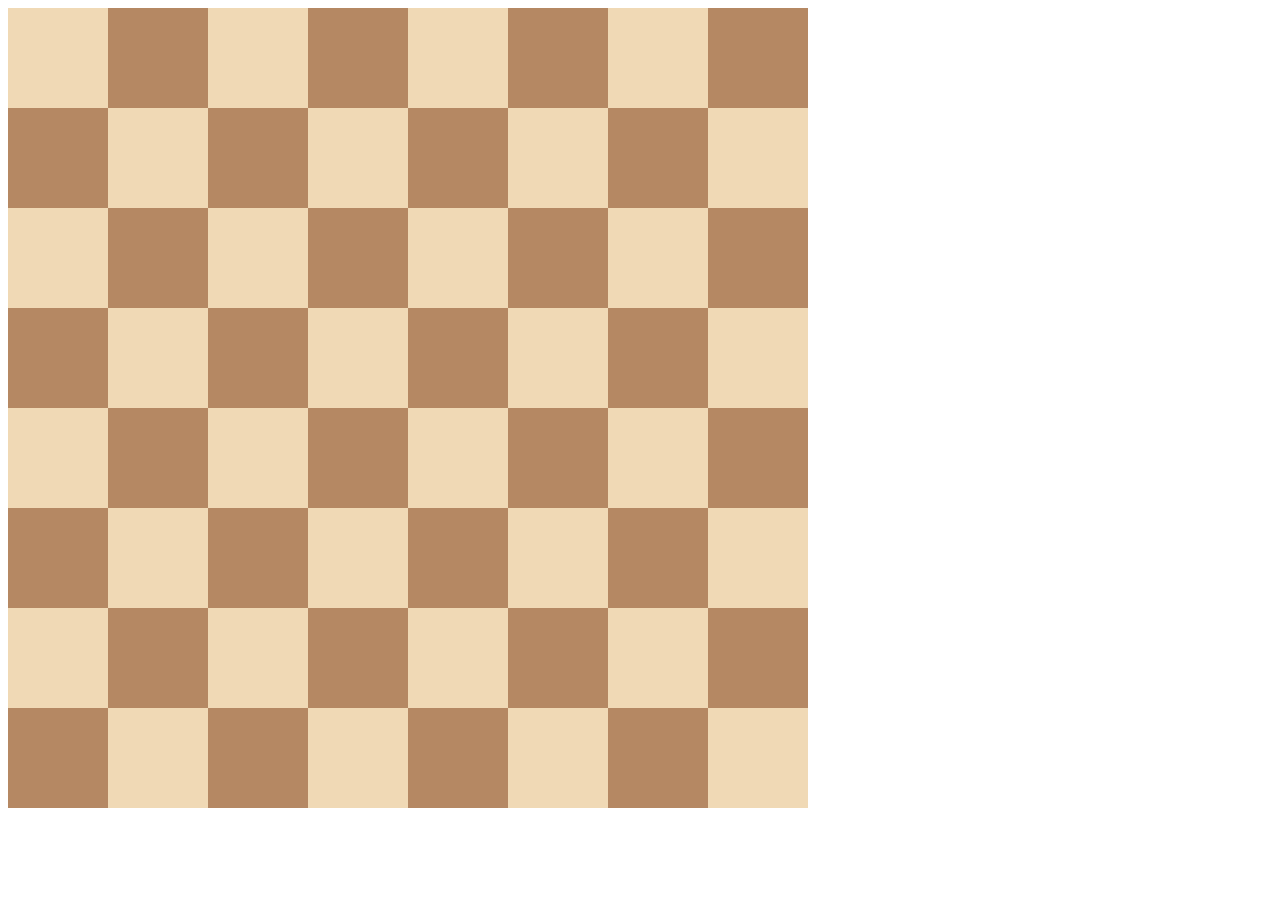
<file: 10.0 Display Grid/index.html>
<!DOCTYPE html>
<html>

<head>
  <title>Chessboard</title>
  <style>
    .white {
      background-color: #f0d9b5;
    }

    .black {
      background-color: #b58863;
    }

    .container div {
      width: 100px;
      height: 100px;
    }
    .container {
      width: 800px;
      display: grid;
      grid-template-columns: 1fr 1fr 1fr 1fr 1fr 1fr 1fr 1fr;
      grid-template-rows:  1fr 1fr 1fr 1fr 1fr 1fr 1fr 1fr;
    }
  </style>
</head>

<body>
  <div class="container">
    <div class="white"></div>
    <div class="black"></div>
    <div class="white"></div>
    <div class="black"></div>
    <div class="white"></div>
    <div class="black"></div>
    <div class="white"></div>
    <div class="black"></div>
    <div class="black"></div>
    <div class="white"></div>
    <div class="black"></div>
    <div class="white"></div>
    <div class="black"></div>
    <div class="white"></div>
    <div class="black"></div>
    <div class="white"></div>
    <div class="white"></div>
    <div class="black"></div>
    <div class="white"></div>
    <div class="black"></div>
    <div class="white"></div>
    <div class="black"></div>
    <div class="white"></div>
    <div class="black"></div>
    <div class="black"></div>
    <div class="white"></div>
    <div class="black"></div>
    <div class="white"></div>
    <div class="black"></div>
    <div class="white"></div>
    <div class="black"></div>
    <div class="white"></div>
    <div class="white"></div>
    <div class="black"></div>
    <div class="white"></div>
    <div class="black"></div>
    <div class="white"></div>
    <div class="black"></div>
    <div class="white"></div>
    <div class="black"></div>
    <div class="black"></div>
    <div class="white"></div>
    <div class="black"></div>
    <div class="white"></div>
    <div class="black"></div>
    <div class="white"></div>
    <div class="black"></div>
    <div class="white"></div>
    <div class="white"></div>
    <div class="black"></div>
    <div class="white"></div>
    <div class="black"></div>
    <div class="white"></div>
    <div class="black"></div>
    <div class="white"></div>
    <div class="black"></div>
    <div class="black"></div>
    <div class="white"></div>
    <div class="black"></div>
    <div class="white"></div>
    <div class="black"></div>
    <div class="white"></div>
    <div class="black"></div>
    <div class="white"></div>
  </div>
</body>

</html>
</file>
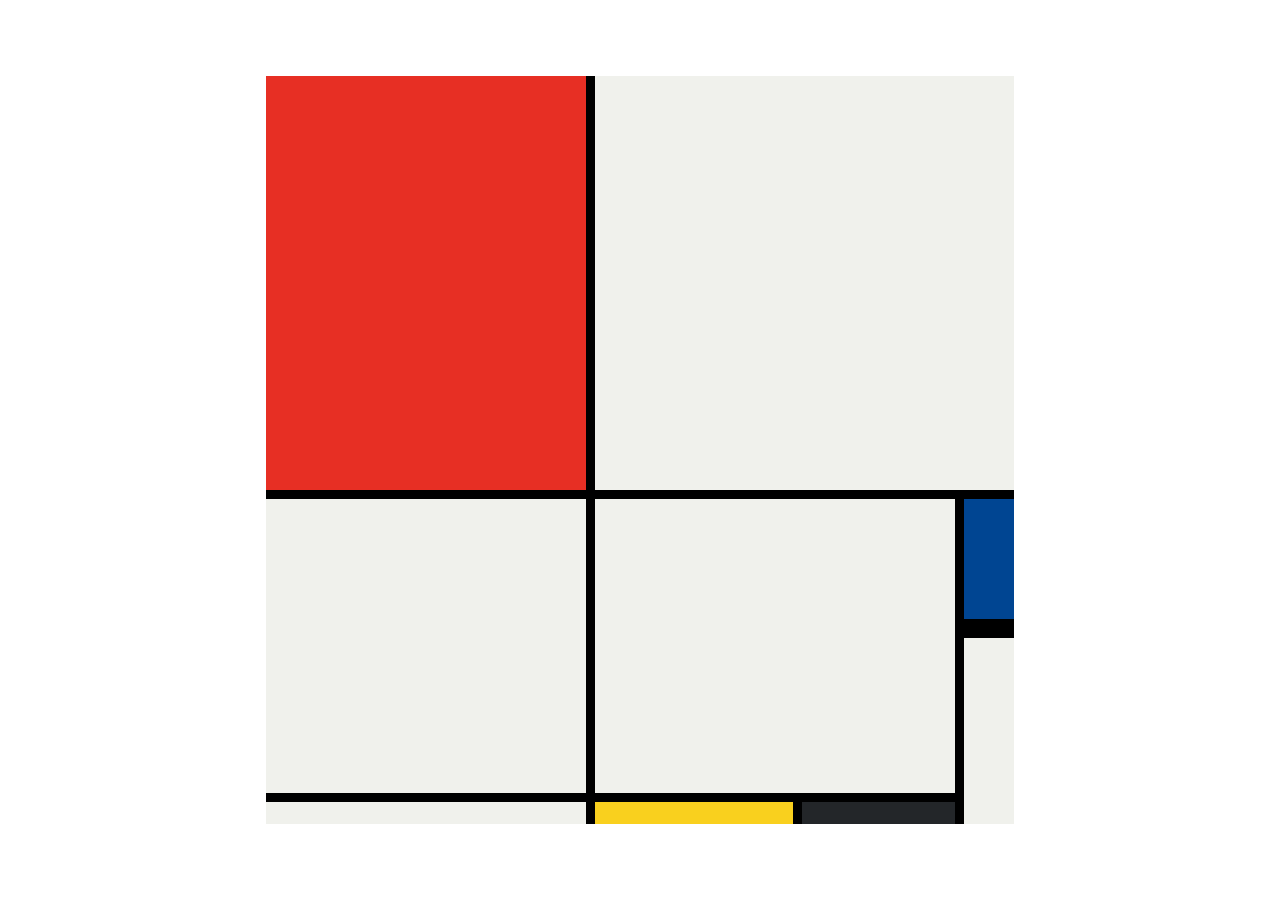
<file: 10.3 Mondrian Project/index.html>
<!DOCTYPE html>
<html lang="en">

<head>
  <meta charset="UTF-8">
  <meta name="viewport" content="width=device-width, initial-scale=1.0">
  <title>Mondrian Project</title>
  <style>
   
    body {
      display: flex;
      justify-content: center;
      align-items: center;
      height: 100vh;
      margin: 0;
      padding: 0;
    }
    
    .container {
      height: 748px;
      width: 748px;
      display: grid;
      background-color: #000;
      grid-template-columns: 320px 198px 153px 50px;
      grid-template-rows: 414px 130px 155px 22px;
      gap: 9px;
      
    }

    .item {
      background-color: #F0F1EC;
    }

    .red {
      background-color: #E72F24;
    }

    .white1 {
      grid-column: span 3;
    }

    .white2 {
      grid-row: span 2;
    }

    .white3 {
      grid-area: 2 / 2 / 4 /4
    }

    .blue {
      background-color: #004592;
      border-bottom: 10px solid #000;
    }

    .white4 {
      grid-row: span 2;
    }

    .yellow {
      background-color: #F9D01E;
    }

    .black {
      background-color: #232629;
    }

  </style>
</head>

<body>
  <div class="container">
    <div class="item red"></div>
    <div class="item white1"></div>
    <div class="item white2"></div>
    <div class="item white3"></div>

    <div class="item blue"></div>
    <div class="item white4"></div>

    <div class="item"></div>
    <div class="item yellow"></div>
    <div class="item black"></div>
  </div>
</body>

</html>
</file>
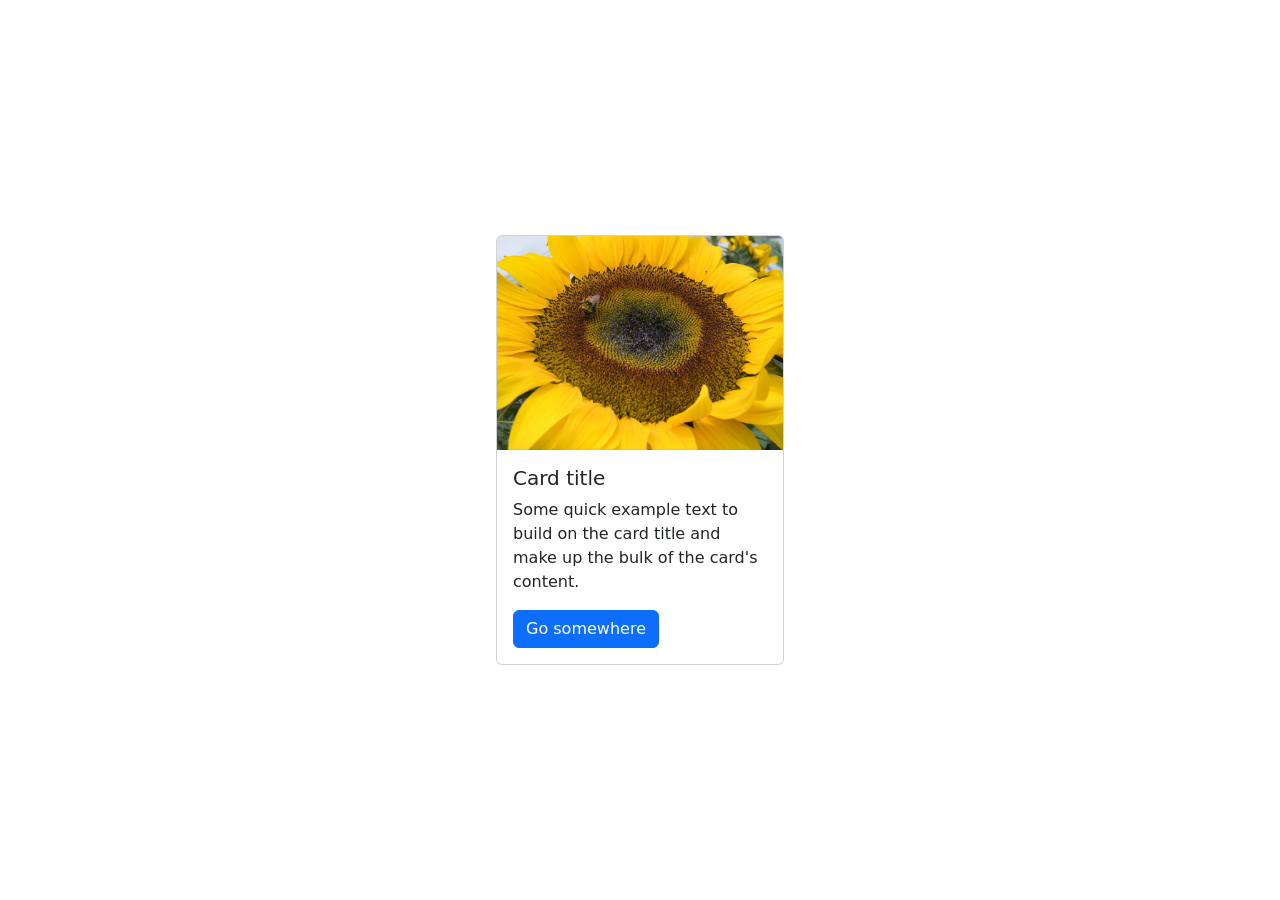
<file: 11.0 Bootstrap Intro/index.html>
<!doctype html>
<html lang="en">

<head>
  <meta charset="utf-8">
  <meta name="viewport" content="width=device-width, initial-scale=1">
  <title>Bootstrap</title>
  <link href="https://cdn.jsdelivr.net/npm/bootstrap@5.3.3/dist/css/bootstrap.min.css" rel="stylesheet" integrity="sha384-QWTKZyjpPEjISv5WaRU9OFeRpok6YctnYmDr5pNlyT2bRjXh0JMhjY6hW+ALEwIH" crossorigin="anonymous">
  <style>
    /* TODO 4: Use flexbox to center the card in the vertical and horizontal center. */
    .flex-container {
      display: flex;
      justify-content: center;
      align-items: center;
      height: 100vh;
    }
  </style>
</head>

<body>
  <div class="flex-container">
    <div class="card" style="width: 18rem;">
      <img src="flower.jpg" class="card-img-top" alt="flower">
      <div class="card-body">
        <h5 class="card-title">Card title</h5>
        <p class="card-text">Some quick example text to build on the card title and make up the bulk of the card's content.</p>
        <a href="#" class="btn btn-primary">Go somewhere</a>
      </div>
    </div>
    <!-- TODO 3: Change the image src to display the flower.jpg image. -->
    
  </div>
</body>

</html>
</file>
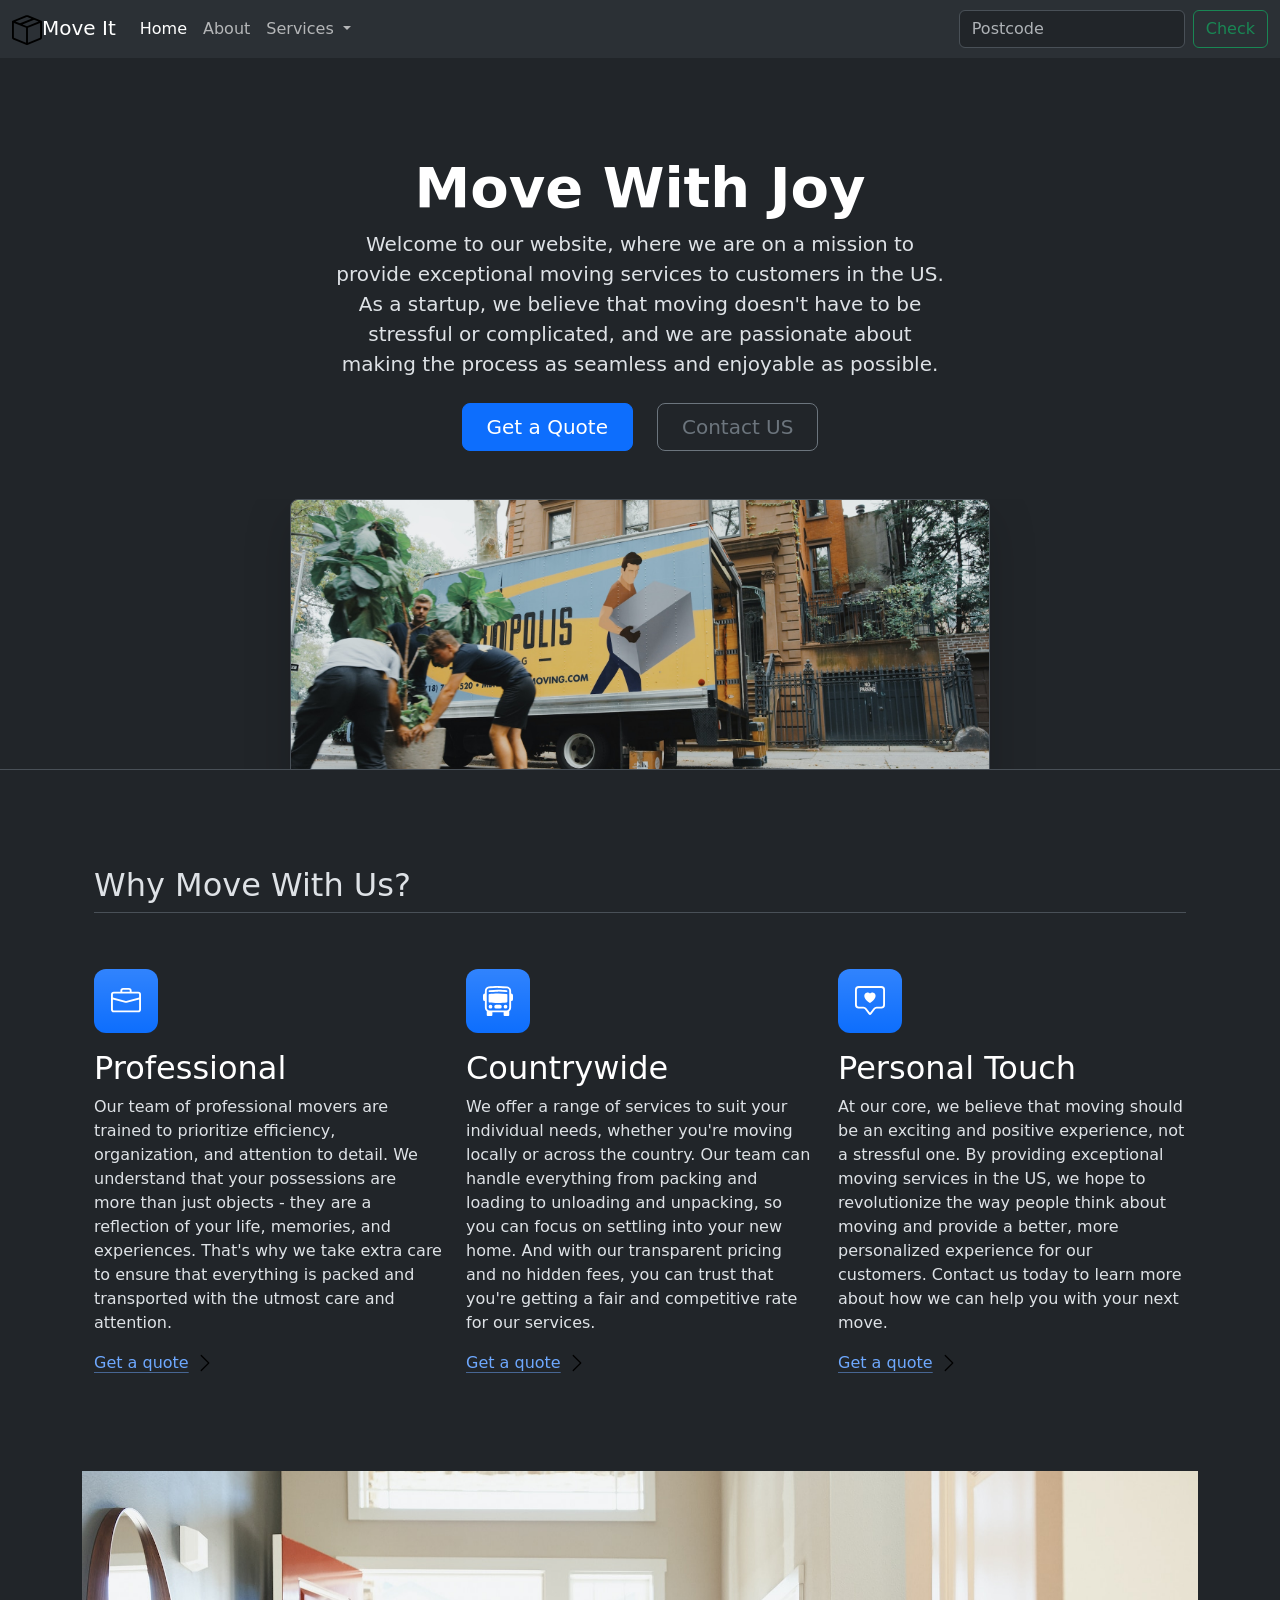
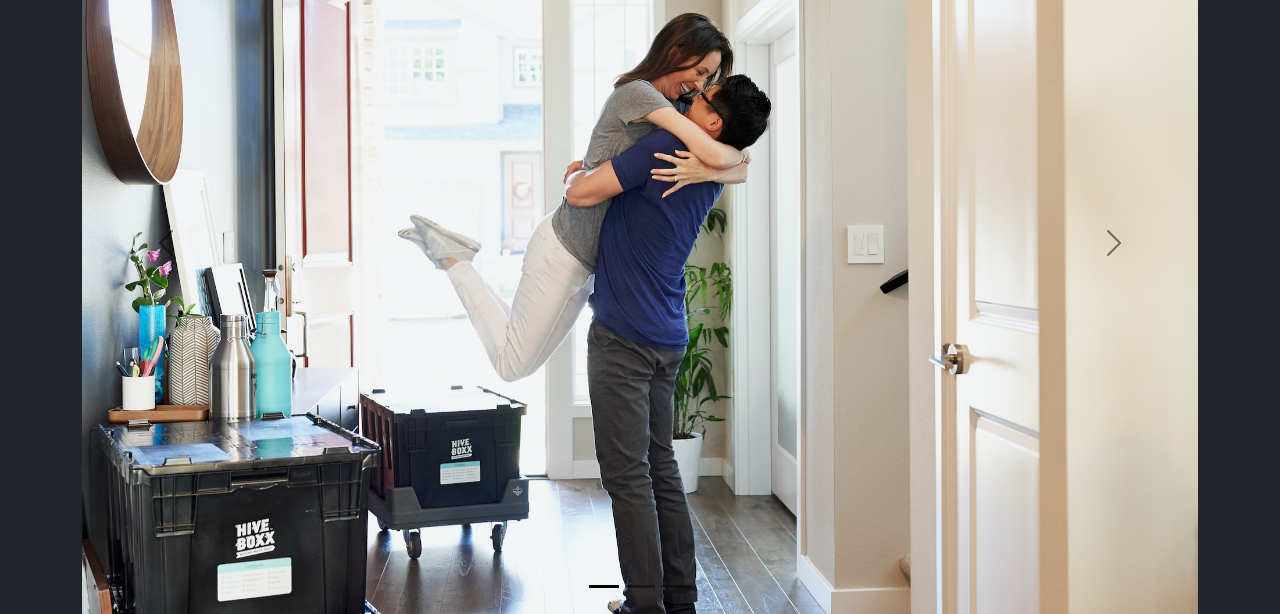
<file: 11.2 Bootstrap Components/index.html>
<!DOCTYPE html>
<html lang="en" data-bs-theme="dark">

<head>
  <meta charset="UTF-8">
  <meta name="viewport" content="width=device-width, initial-scale=1.0">
  <title>Bootstrap Components</title>
  <link href="https://cdn.jsdelivr.net/npm/bootstrap@5.3.0-alpha2/dist/css/bootstrap.min.css" rel="stylesheet"
    integrity="sha384-aFq/bzH65dt+w6FI2ooMVUpc+21e0SRygnTpmBvdBgSdnuTN7QbdgL+OapgHtvPp" crossorigin="anonymous">
  <style>
    .feature-icon {
  width: 4rem;
  height: 4rem;
  border-radius: .75rem;
  }

  </style>
</head>



<body>
  <nav class="navbar navbar-expand-lg bg-body-tertiary">
    <div class="container-fluid">
      <a class="navbar-brand" href="#"><img src="./box-seam.svg" alt="box" height="30">Move It</a>
      <button class="navbar-toggler" type="button" data-bs-toggle="collapse" data-bs-target="#navbarSupportedContent" aria-controls="navbarSupportedContent" aria-expanded="false" aria-label="Toggle navigation">
        <span class="navbar-toggler-icon"></span>
      </button>
      <div class="collapse navbar-collapse" id="navbarSupportedContent">
        <ul class="navbar-nav me-auto mb-2 mb-lg-0">
          <li class="nav-item">
            <a class="nav-link active" aria-current="page" href="#">Home</a>
          </li>
          <li class="nav-item">
            <a class="nav-link" href="#">About</a>
          </li>
          <li class="nav-item dropdown">
            <a class="nav-link dropdown-toggle" href="#" role="button" data-bs-toggle="dropdown" aria-expanded="false">
              Services
            </a>
            <ul class="dropdown-menu">
              <li><a class="dropdown-item" href="#">Action</a></li>
              <li><a class="dropdown-item" href="#">Another action</a></li>
              <li><hr class="dropdown-divider"></li>
              <li><a class="dropdown-item" href="#">Something else here</a></li>
            </ul>
          </li>
          
        </ul>
        <form class="d-flex" role="search">
          <input class="form-control me-2" type="search" placeholder="Postcode" aria-label="Search">
          <button class="btn btn-outline-success" type="submit">Check</button>
        </form>
      </div>
    </div>
  </nav>



  <div class="px-4 pt-5 my-5 text-center border-bottom">
    <h1 class="display-4 fw-bold text-body-emphasis">Move With Joy</h1>
    <div class="col-lg-6 mx-auto">
      <p class="lead mb-4">Welcome to our website, where we are on a mission to provide exceptional moving services to customers in the US. As a startup, we believe that moving doesn't have to be stressful or complicated, and we are passionate about making the process as seamless and enjoyable as possible.</p>
      <div class="d-grid gap-2 d-sm-flex justify-content-sm-center mb-5">
        <button type="button" class="btn btn-primary btn-lg px-4 me-sm-3" fdprocessedid="rsklxs">Get a Quote</button>
        <button type="button" class="btn btn-outline-secondary btn-lg px-4" fdprocessedid="y7xlfk">Contact US</button>
      </div>
    </div>
    <div class="overflow-hidden" style="max-height: 30vh;">
      <div class="container px-5">
        <img src="./moving-van.jpg" class="img-fluid border rounded-3 shadow-lg mb-4" alt="Example image" width="700" height="500" loading="lazy">
      </div>
    </div>
  </div>


  <div class="container px-4 py-5" id="featured-3">
    <h2 class="pb-2 border-bottom">Why Move With Us?</h2>
    <div class="row g-4 py-5 row-cols-1 row-cols-lg-3">
      <div class="feature col">
        <div class="feature-icon d-inline-flex align-items-center justify-content-center text-bg-primary bg-gradient fs-2 mb-3">
          <img src="./briefcase.svg" alt="briefcase" height="30">
        </div>
        <h3 class="fs-2 text-body-emphasis">Professional</h3>
        <p>Our team of professional movers are trained to prioritize efficiency, organization, and attention to detail. We understand that your possessions are more than just objects - they are a reflection of your life, memories, and experiences. That's why we take extra care to ensure that everything is packed and transported with the utmost care and attention.</p>
        <a href="#" class="icon-link">
          Get a quote
          <img src="./chevron-right.svg" alt="chevron-right" height="20">
        </a>
      </div>
      <div class="feature col">
        <div class="feature-icon d-inline-flex align-items-center justify-content-center text-bg-primary bg-gradient fs-2 mb-3">
          <img src="./bus-front.svg" alt="bus-front" height="30">
        </div>
        <h3 class="fs-2 text-body-emphasis">Countrywide</h3>
        <p>We offer a range of services to suit your individual needs, whether you're moving locally or across the country. Our team can handle everything from packing and loading to unloading and unpacking, so you can focus on settling into your new home. And with our transparent pricing and no hidden fees, you can trust that you're getting a fair and competitive rate for our services.</p>
        <a href="#" class="icon-link">
          Get a quote
          <img src="./chevron-right.svg" alt="chevron-right" height="20">
        </a>
      </div>
      <div class="feature col">
        <div class="feature-icon d-inline-flex align-items-center justify-content-center text-bg-primary bg-gradient fs-2 mb-3">
          <img src="./chat-square-heart.svg" alt="chat-square-heart" height="30">
        </div>
        <h3 class="fs-2 text-body-emphasis">Personal Touch</h3>
        <p>At our core, we believe that moving should be an exciting and positive experience, not a stressful one. By providing exceptional moving services in the US, we hope to revolutionize the way people think about moving and provide a better, more personalized experience for our customers. Contact us today to learn more about how we can help you with your next move.</p>
        <a href="#" class="icon-link">
          Get a quote
          <img src="./chevron-right.svg" alt="chevron-right" height="20">
        </a>
      </div>
    </div>
  </div>

  <div class="container">
    <div id="carouselExampleIndicators" class="carousel slide">
      <div class="carousel-indicators">
        <button type="button" data-bs-target="#carouselExampleIndicators" data-bs-slide-to="0" class="active" aria-current="true" aria-label="Slide 1"></button>
        <button type="button" data-bs-target="#carouselExampleIndicators" data-bs-slide-to="1" aria-label="Slide 2"></button>
        <button type="button" data-bs-target="#carouselExampleIndicators" data-bs-slide-to="2" aria-label="Slide 3"></button>
      </div>
      <div class="carousel-inner">
        <div class="carousel-item active">
          <img src="./couple.jpg" class="d-block w-100" alt="couple">
        </div>
        <div class="carousel-item">
          <img src="./dog.jpg" class="d-block w-100" alt="dog">
        </div>
        <div class="carousel-item">
          <img src="./family.jpg" class="d-block w-100" alt="family">
        </div>
      </div>
      <button class="carousel-control-prev" type="button" data-bs-target="#carouselExampleIndicators" data-bs-slide="prev">
        <span class="carousel-control-prev-icon" aria-hidden="true"></span>
        <span class="visually-hidden">Previous</span>
      </button>
      <button class="carousel-control-next" type="button" data-bs-target="#carouselExampleIndicators" data-bs-slide="next">
        <span class="carousel-control-next-icon" aria-hidden="true"></span>
        <span class="visually-hidden">Next</span>
      </button>
    </div>
  </div>

  <script src="https://cdn.jsdelivr.net/npm/bootstrap@5.3.3/dist/js/bootstrap.bundle.min.js" integrity="sha384-YvpcrYf0tY3lHB60NNkmXc5s9fDVZLESaAA55NDzOxhy9GkcIdslK1eN7N6jIeHz" crossorigin="anonymous"></script>


</body>

</html>
</file>
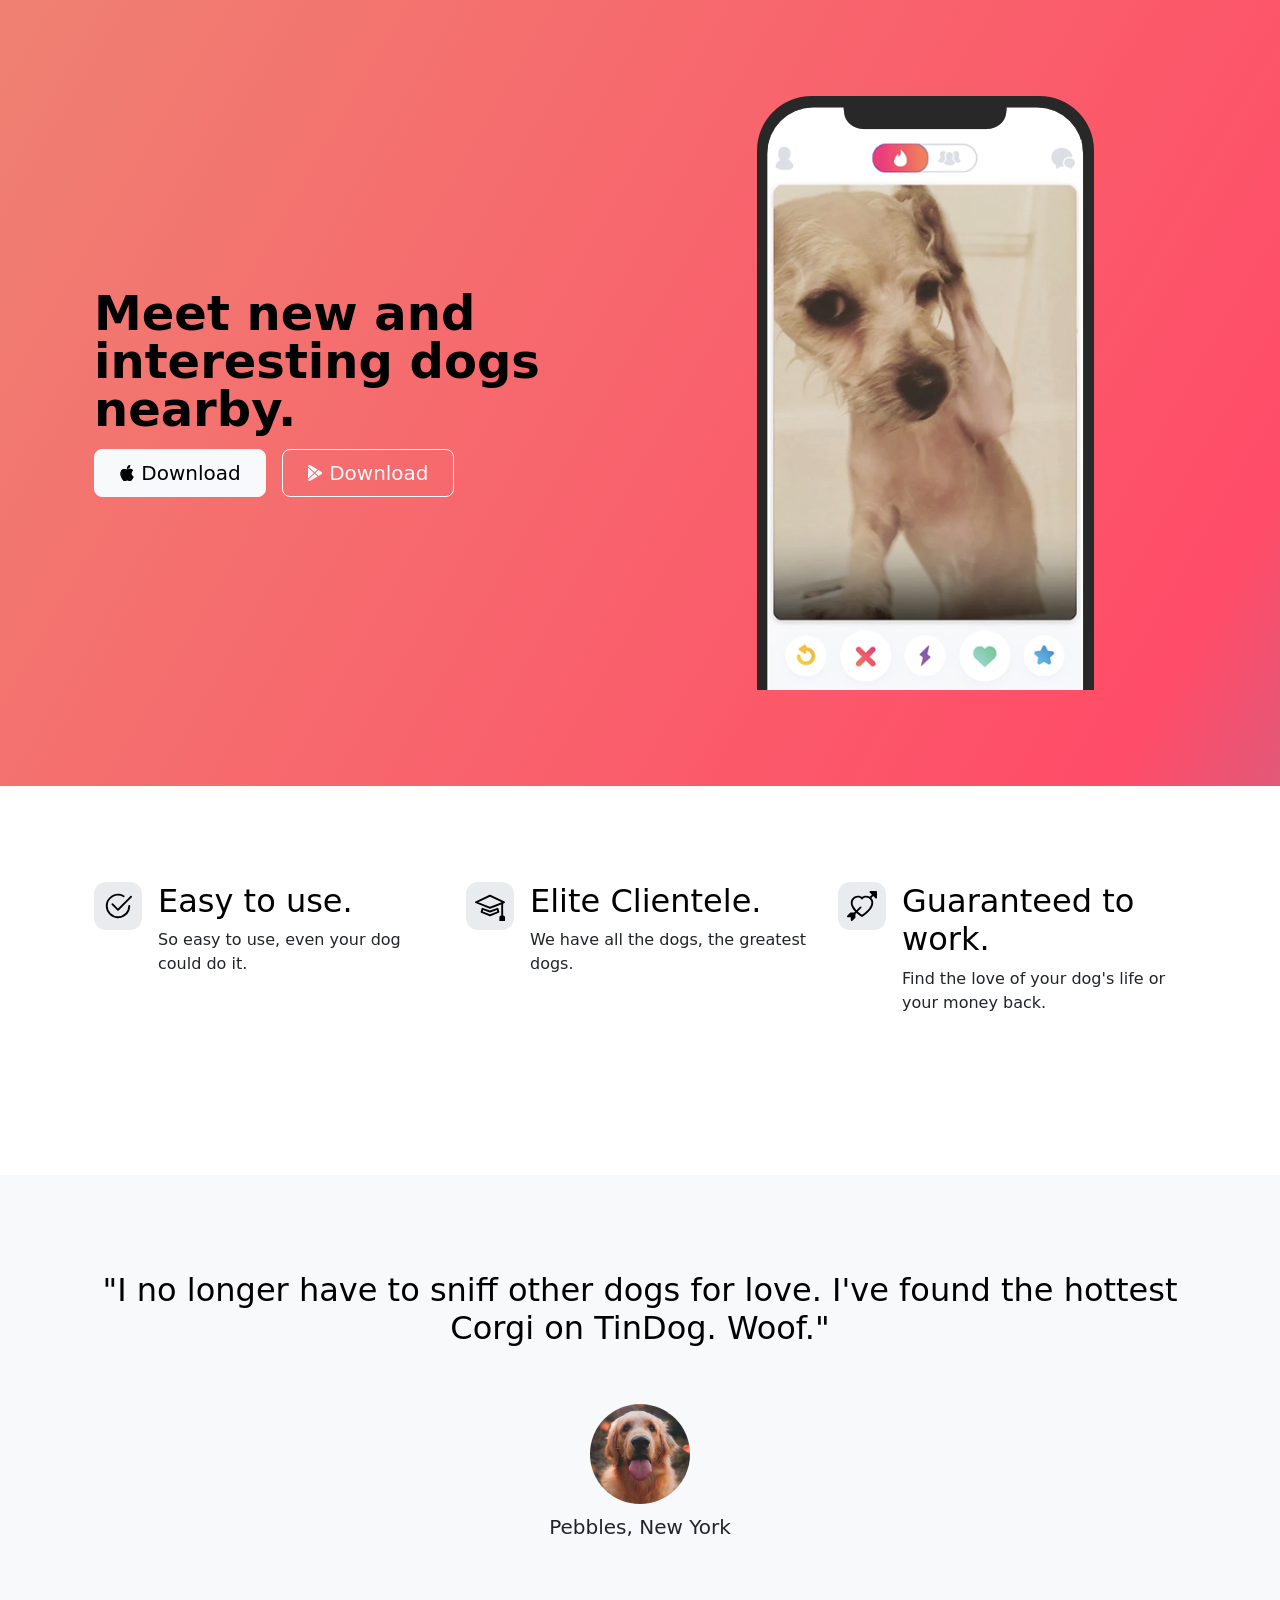
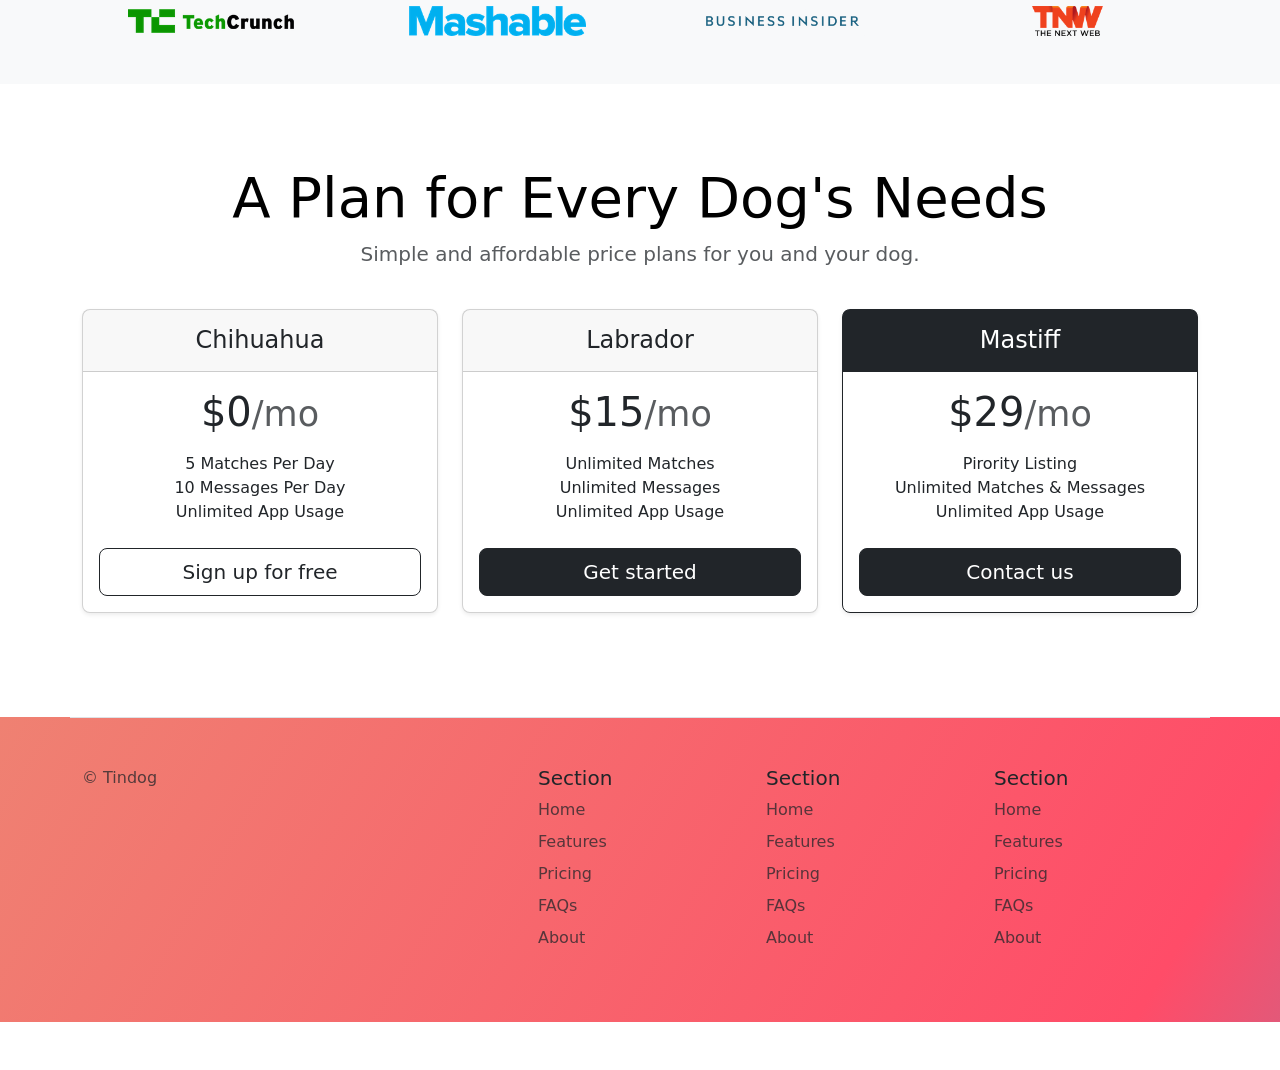
<file: 11.3 TinDog Project/index.html>
<!DOCTYPE html>
<html lang="en">

<head>
  <meta charset="UTF-8">
  <meta name="viewport" content="width=device-width, initial-scale=1.0">
  <title>TinDog</title>
  <link href="https://cdn.jsdelivr.net/npm/bootstrap@5.3.3/dist/css/bootstrap.min.css" rel="stylesheet" integrity="sha384-QWTKZyjpPEjISv5WaRU9OFeRpok6YctnYmDr5pNlyT2bRjXh0JMhjY6hW+ALEwIH" crossorigin="anonymous">
  <link rel="stylesheet" href="./css/style.css">
</head>

<body>

  <!-- Title -->
  <section id="title" class="gradient-background">

    <div class="container col-xxl-8 px-4 py-5">
      <div class="row flex-lg-row-reverse align-items-center g-5 py-5">
        <div class="col-10 col-sm-8 col-lg-6">
          <img src="./images/iphone.png" class="d-block mx-lg-auto img-fluid" alt="iphone image with a dog on the screen" height="200" loading="lazy">
        </div>
        <div class="col-lg-6">
          <h1 class="display-5 fw-bold text-body-emphasis lh-1 mb-3">Meet new and interesting dogs nearby.</h1>
          
          <div class="d-grid gap-2 d-md-flex justify-content-md-start">
            <button type="button" class="btn btn-light btn-lg px-4 me-md-2" fdprocessedid="n6d31a"><svg xmlns="http://www.w3.org/2000/svg"
              width="16" height="16" fill="currentColor" class="bi bi-apple mb-1" viewBox="0 0 16 16">
              <path
                d="M11.182.008C11.148-.03 9.923.023 8.857 1.18c-1.066 1.156-.902 2.482-.878 2.516.024.034 1.52.087 2.475-1.258.955-1.345.762-2.391.728-2.43Zm3.314 11.733c-.048-.096-2.325-1.234-2.113-3.422.212-2.189 1.675-2.789 1.698-2.854.023-.065-.597-.79-1.254-1.157a3.692 3.692 0 0 0-1.563-.434c-.108-.003-.483-.095-1.254.116-.508.139-1.653.589-1.968.607-.316.018-1.256-.522-2.267-.665-.647-.125-1.333.131-1.824.328-.49.196-1.422.754-2.074 2.237-.652 1.482-.311 3.83-.067 4.56.244.729.625 1.924 1.273 2.796.576.984 1.34 1.667 1.659 1.899.319.232 1.219.386 1.843.067.502-.308 1.408-.485 1.766-.472.357.013 1.061.154 1.782.539.571.197 1.111.115 1.652-.105.541-.221 1.324-1.059 2.238-2.758.347-.79.505-1.217.473-1.282Z" />
              <path
                d="M11.182.008C11.148-.03 9.923.023 8.857 1.18c-1.066 1.156-.902 2.482-.878 2.516.024.034 1.52.087 2.475-1.258.955-1.345.762-2.391.728-2.43Zm3.314 11.733c-.048-.096-2.325-1.234-2.113-3.422.212-2.189 1.675-2.789 1.698-2.854.023-.065-.597-.79-1.254-1.157a3.692 3.692 0 0 0-1.563-.434c-.108-.003-.483-.095-1.254.116-.508.139-1.653.589-1.968.607-.316.018-1.256-.522-2.267-.665-.647-.125-1.333.131-1.824.328-.49.196-1.422.754-2.074 2.237-.652 1.482-.311 3.83-.067 4.56.244.729.625 1.924 1.273 2.796.576.984 1.34 1.667 1.659 1.899.319.232 1.219.386 1.843.067.502-.308 1.408-.485 1.766-.472.357.013 1.061.154 1.782.539.571.197 1.111.115 1.652-.105.541-.221 1.324-1.059 2.238-2.758.347-.79.505-1.217.473-1.282Z" />
            </svg>
            Download</button>
            <button type="button" class="btn btn-outline-light btn-lg px-4" fdprocessedid="0bnum"><svg xmlns="http://www.w3.org/2000/svg"
              width="16" height="16" fill="currentColor" class="bi bi-google-play mb-1" viewBox="0 0 16 16">
              <path
                d="M14.222 9.374c1.037-.61 1.037-2.137 0-2.748L11.528 5.04 8.32 8l3.207 2.96 2.694-1.586Zm-3.595 2.116L7.583 8.68 1.03 14.73c.201 1.029 1.36 1.61 2.303 1.055l7.294-4.295ZM1 13.396V2.603L6.846 8 1 13.396ZM1.03 1.27l6.553 6.05 3.044-2.81L3.333.215C2.39-.341 1.231.24 1.03 1.27Z" />
            </svg>
            Download</button>
          </div>
        </div>
      </div>
    </div>
  </section>


  <!-- Features -->
  <section id="features">
    <div class="container px-4 py-5" id="hanging-icons">
      
      <div class="row g-4 py-5 row-cols-1 row-cols-lg-3">
        <div class="col d-flex align-items-start">
          <div class="icon-square text-body-emphasis bg-body-secondary d-inline-flex align-items-center justify-content-center fs-4 flex-shrink-0 me-3">
            <svg xmlns="http://www.w3.org/2000/svg" height="30" fill="currentColor" class="bi bi-check2-circle"
              viewBox="0 0 16 16">
            <path
                d="M2.5 8a5.5 5.5 0 0 1 8.25-4.764.5.5 0 0 0 .5-.866A6.5 6.5 0 1 0 14.5 8a.5.5 0 0 0-1 0 5.5 5.5 0 1 1-11 0z" />
            <path
                d="M15.354 3.354a.5.5 0 0 0-.708-.708L8 9.293 5.354 6.646a.5.5 0 1 0-.708.708l3 3a.5.5 0 0 0 .708 0l7-7z" />
            </svg>
          </div>
          <div>
            <h3 class="fs-2 text-body-emphasis">Easy to use.</h3>
            <p>So easy to use, even your dog could do it.</p>
          </div>
        </div>
        <div class="col d-flex align-items-start">
          <div class="icon-square text-body-emphasis bg-body-secondary d-inline-flex align-items-center justify-content-center fs-4 flex-shrink-0 me-3">
            <svg xmlns="http://www.w3.org/2000/svg" height="30" fill="currentColor" class="bi bi-mortarboard" viewBox="0 0 16 16">
              <path d="M8.211 2.047a.5.5 0 0 0-.422 0l-7.5 3.5a.5.5 0 0 0 .025.917l7.5 3a.5.5 0 0 0 .372 0L14 7.14V13a1 1 0 0 0-1 1v2h3v-2a1 1 0 0 0-1-1V6.739l.686-.275a.5.5 0 0 0 .025-.917l-7.5-3.5ZM8 8.46 1.758 5.965 8 3.052l6.242 2.913L8 8.46Z"/>
              <path d="M4.176 9.032a.5.5 0 0 0-.656.327l-.5 1.7a.5.5 0 0 0 .294.605l4.5 1.8a.5.5 0 0 0 .372 0l4.5-1.8a.5.5 0 0 0 .294-.605l-.5-1.7a.5.5 0 0 0-.656-.327L8 10.466 4.176 9.032Zm-.068 1.873.22-.748 3.496 1.311a.5.5 0 0 0 .352 0l3.496-1.311.22.748L8 12.46l-3.892-1.556Z"/>
            </svg>
          </div>
          <div>
            <h3 class="fs-2 text-body-emphasis">Elite Clientele.</h3>
            <p>We have all the dogs, the greatest dogs.</p>            
          </div>
        </div>
        <div class="col d-flex align-items-start">
          <div class="icon-square text-body-emphasis bg-body-secondary d-inline-flex align-items-center justify-content-center fs-4 flex-shrink-0 me-3">
            <svg xmlns="http://www.w3.org/2000/svg" height="30" fill="currentColor" class="bi bi-arrow-through-heart"
              viewBox="0 0 16 16">
            <path fill-rule="evenodd"
                d="M2.854 15.854A.5.5 0 0 1 2 15.5V14H.5a.5.5 0 0 1-.354-.854l1.5-1.5A.5.5 0 0 1 2 11.5h1.793l.53-.53c-.771-.802-1.328-1.58-1.704-2.32-.798-1.575-.775-2.996-.213-4.092C3.426 2.565 6.18 1.809 8 3.233c1.25-.98 2.944-.928 4.212-.152L13.292 2 12.147.854A.5.5 0 0 1 12.5 0h3a.5.5 0 0 1 .5.5v3a.5.5 0 0 1-.854.354L14 2.707l-1.006 1.006c.236.248.44.531.6.845.562 1.096.585 2.517-.213 4.092-.793 1.563-2.395 3.288-5.105 5.08L8 13.912l-.276-.182a21.86 21.86 0 0 1-2.685-2.062l-.539.54V14a.5.5 0 0 1-.146.354l-1.5 1.5Zm2.893-4.894A20.419 20.419 0 0 0 8 12.71c2.456-1.666 3.827-3.207 4.489-4.512.679-1.34.607-2.42.215-3.185-.817-1.595-3.087-2.054-4.346-.761L8 4.62l-.358-.368c-1.259-1.293-3.53-.834-4.346.761-.392.766-.464 1.845.215 3.185.323.636.815 1.33 1.519 2.065l1.866-1.867a.5.5 0 1 1 .708.708L5.747 10.96Z" />
            </svg>
          </div>
          <div>
            <h3 class="fs-2 text-body-emphasis">Guaranteed to work.</h3>
            <p>Find the love of your dog's life or your money back.</p>
          </div>
        </div>
      </div>
    </div>


  </section>


  <!-- Testimonial -->
  <section id="testimonial">
    <div class="my-5">
      <div class="p-5 text-center bg-body-tertiary">
        <div class="container py-5">
          <h2 class="text-body-emphasis">"I no longer have to sniff other dogs for love. I've found the hottest Corgi on
            TinDog. Woof."</h2>
          <img class="profile-img mt-5" src="./images/dog-img.jpg" alt="dog image">
          <p class="col-lg-8 mx-auto lead mt-2">
            Pebbles, New York
          </p>
        </div>

        <div class="container">
          <div class="row">
            <div class="col-lg-3 col-sm-12">
              <img src="./images/techcrunch.png" alt="techcrunch" height="30">
            </div>
            <div class="col-lg-3 col-sm-12">
              <img src="./images/mashable.png" alt="mashable" height="30">
            </div>
            <div class="col-lg-3 col-sm-12">
              <img src="./images/bizinsider.png" alt="bizinsider" height="30">
            </div>
            <div class="col-lg-3 col-sm-12">
              <img src="./images/tnw.png" alt="tnw" height="30">
            </div>
          </div>
        </div>
      </div>
    </div>
  </section>


  <!-- Pricing -->
  <section id="pricing">
    <div class="container py-3">
      <header>
        <div class="pricing-header p-3 pb-md-4 mx-auto text-center">
          <h1 class="display-4 fw-normal text-body-emphasis">A Plan for Every Dog's Needs</h1>
          <p class="fs-5 text-body-secondary">Simple and affordable price plans for you and your dog.</p>
        </div>
      </header>
    
      <main>
        <div class="row row-cols-1 row-cols-md-3 mb-3 text-center">
          <div class="col">
            <div class="card mb-4 rounded-3 shadow-sm">
              <div class="card-header py-3">
                <h4 class="my-0 fw-normal">Chihuahua</h4>
              </div>
              <div class="card-body">
                <h1 class="card-title pricing-card-title">$0<small class="text-body-secondary fw-light">/mo</small></h1>
                <ul class="list-unstyled mt-3 mb-4">
                  <li>5 Matches Per Day</li>
                  <li>10 Messages Per Day</li>
                  <li>Unlimited App Usage</li>
                </ul>
                <button type="button" class="w-100 btn btn-lg btn-outline-dark">Sign up for free</button>
              </div>
            </div>
          </div>  

          <div class="col">
            <div class="card mb-4 rounded-3 shadow-sm">
              <div class="card-header py-3">
                <h4 class="my-0 fw-normal">Labrador</h4>
              </div>
              <div class="card-body">
                <h1 class="card-title pricing-card-title">$15<small class="text-body-secondary fw-light">/mo</small></h1>
                <ul class="list-unstyled mt-3 mb-4">
                  <li>Unlimited Matches</li>
                  <li>Unlimited Messages</li>
                  <li>Unlimited App Usage</li>
                </ul>
                <button type="button" class="w-100 btn btn-lg btn-dark">Get started</button>
              </div>
            </div>
          </div> 

          <div class="col">
            <div class="card mb-4 rounded-3 shadow-sm border-dark">
              <div class="card-header py-3 text-bg-dark border-dark">
                <h4 class="my-0 fw-normal">Mastiff</h4>
              </div>
              <div class="card-body">
                <h1 class="card-title pricing-card-title">$29<small class="text-body-secondary fw-light">/mo</small></h1>
                <ul class="list-unstyled mt-3 mb-4">
                  <li>Pirority Listing</li>
                  <li>Unlimited Matches & Messages</li>
                  <li>Unlimited App Usage</li>
                </ul>
                <button type="button" class="w-100 btn btn-lg btn-dark">Contact us</button>
              </div>
            </div>
          </div>
        </div>
    
  </section>


  <!-- Footer -->
  <section id="footer" class="gradient-background">
    <div class="container">
      <footer class="row row-cols-1 row-cols-sm-2 row-cols-md-5 py-5 my-5 border-top">
        <div class="col mb-3">

          <p class="text-body-secondary">© Tindog</p>
        </div>
    
        <div class="col mb-3">
    
        </div>
    
        <div class="col mb-3">
          <h5>Section</h5>
          <ul class="nav flex-column">
            <li class="nav-item mb-2"><a href="#" class="nav-link p-0 text-body-secondary">Home</a></li>
            <li class="nav-item mb-2"><a href="#" class="nav-link p-0 text-body-secondary">Features</a></li>
            <li class="nav-item mb-2"><a href="#" class="nav-link p-0 text-body-secondary">Pricing</a></li>
            <li class="nav-item mb-2"><a href="#" class="nav-link p-0 text-body-secondary">FAQs</a></li>
            <li class="nav-item mb-2"><a href="#" class="nav-link p-0 text-body-secondary">About</a></li>
          </ul>
        </div>
    
        <div class="col mb-3">
          <h5>Section</h5>
          <ul class="nav flex-column">
            <li class="nav-item mb-2"><a href="#" class="nav-link p-0 text-body-secondary">Home</a></li>
            <li class="nav-item mb-2"><a href="#" class="nav-link p-0 text-body-secondary">Features</a></li>
            <li class="nav-item mb-2"><a href="#" class="nav-link p-0 text-body-secondary">Pricing</a></li>
            <li class="nav-item mb-2"><a href="#" class="nav-link p-0 text-body-secondary">FAQs</a></li>
            <li class="nav-item mb-2"><a href="#" class="nav-link p-0 text-body-secondary">About</a></li>
          </ul>
        </div>
    
        <div class="col mb-3">
          <h5>Section</h5>
          <ul class="nav flex-column">
            <li class="nav-item mb-2"><a href="#" class="nav-link p-0 text-body-secondary">Home</a></li>
            <li class="nav-item mb-2"><a href="#" class="nav-link p-0 text-body-secondary">Features</a></li>
            <li class="nav-item mb-2"><a href="#" class="nav-link p-0 text-body-secondary">Pricing</a></li>
            <li class="nav-item mb-2"><a href="#" class="nav-link p-0 text-body-secondary">FAQs</a></li>
            <li class="nav-item mb-2"><a href="#" class="nav-link p-0 text-body-secondary">About</a></li>
          </ul>
        </div>
      </footer>
    </div>


  </section>



  <script src="https://cdn.jsdelivr.net/npm/bootstrap@5.3.3/dist/js/bootstrap.bundle.min.js" integrity="sha384-YvpcrYf0tY3lHB60NNkmXc5s9fDVZLESaAA55NDzOxhy9GkcIdslK1eN7N6jIeHz" crossorigin="anonymous"></script>
</body>

</html>
</file>
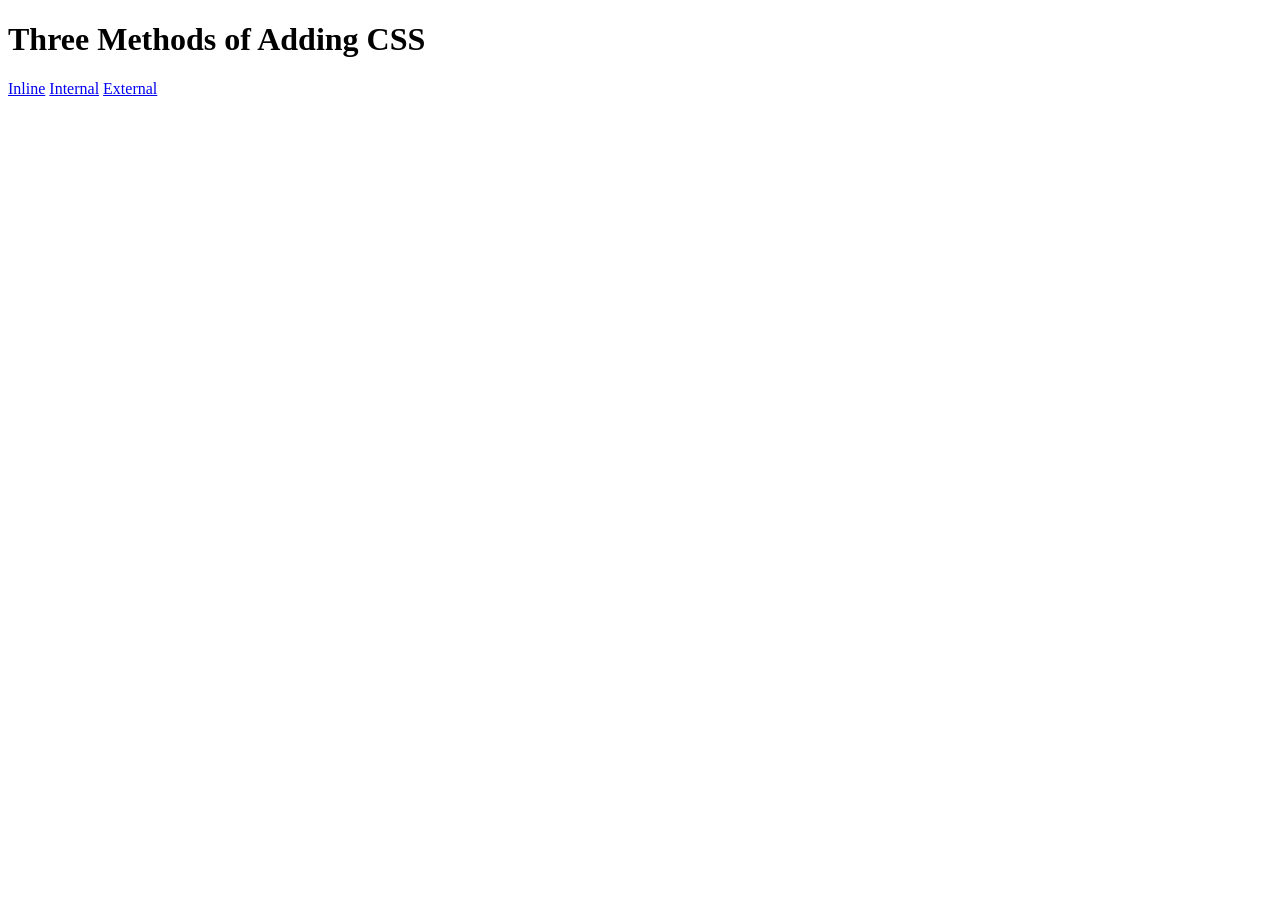
<file: 5.1. Adding CSS/index.html>
<!DOCTYPE html>
<html lang="en">

<head>
  <meta charset="UTF-8">
  <title>Adding CSS</title>
</head>

<body>
  <h1>Three Methods of Adding CSS</h1>
  <a href="./inline.html">Inline</a> <a href="./internal.html">Internal</a> <a href="./external.html">External</a>
</body>

</html>
</file>
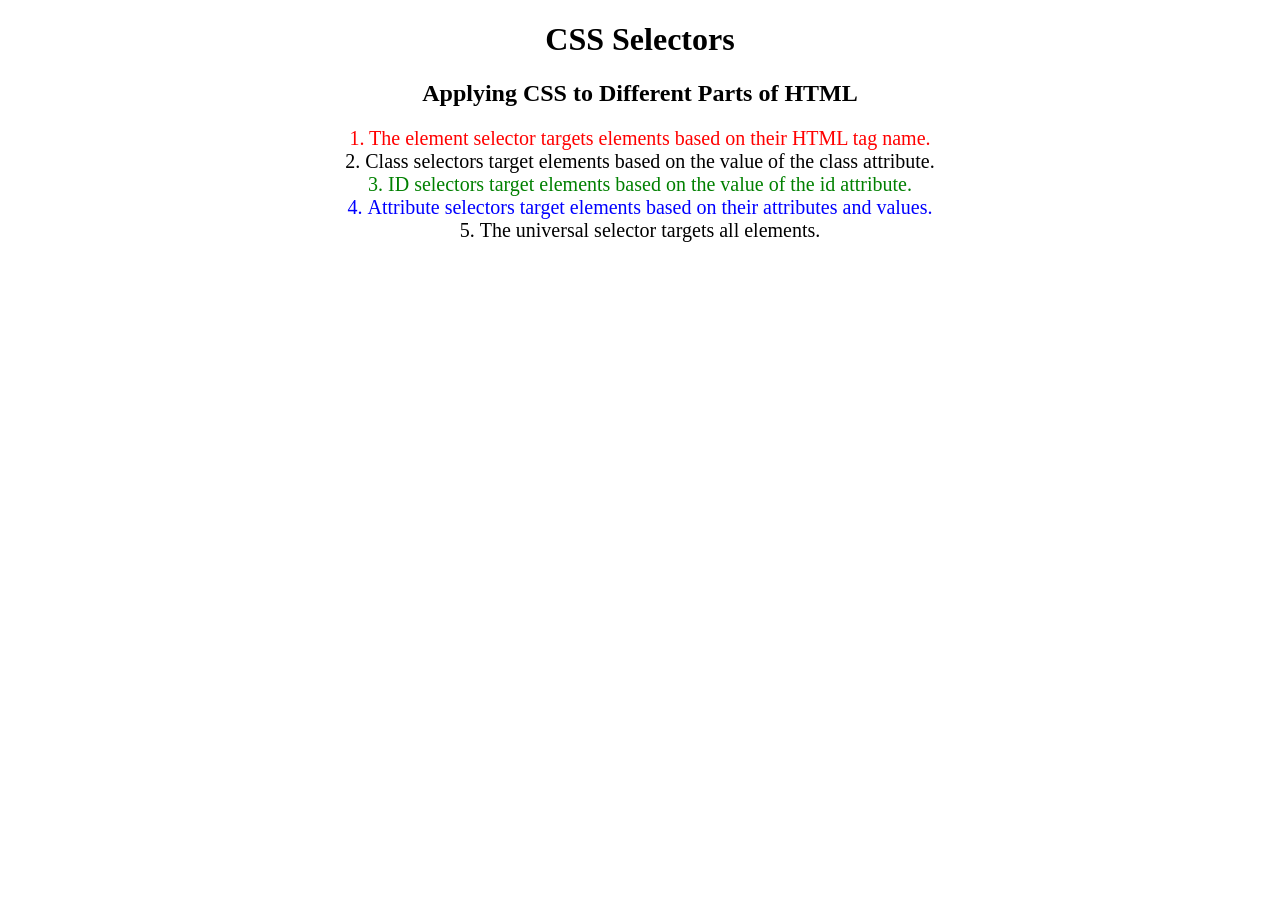
<file: 5.2 CSS Selectors/index.html>
<!DOCTYPE html>
<html lang="en">

<head>
  <meta charset="UTF-8">
  <title>CSS Selectors</title>
  <link rel="stylesheet" href="./style.css" />
</head>

<body>
  <h1>CSS Selectors</h1>
  <h2>Applying CSS to Different Parts of HTML</h2>
  <p class="note">1. The element selector targets elements based on their HTML tag name.</p>

  <ol>
    <li class="note" value="2">Class selectors target elements based on the value of the class attribute.</li>

    <li class="note" id="id-selector-demo" value="3">ID selectors target elements based on the value of the id
      attribute.</li>

    <li class="note" value="4">Attribute selectors target elements based on their attributes and values.</li>

    <!-- TODO 5: Set all elements to have "text-align: center" -->
    <li class="note" value="5">The universal selector targets all elements.</li>
  </ol>
</body>

</html>
</file>
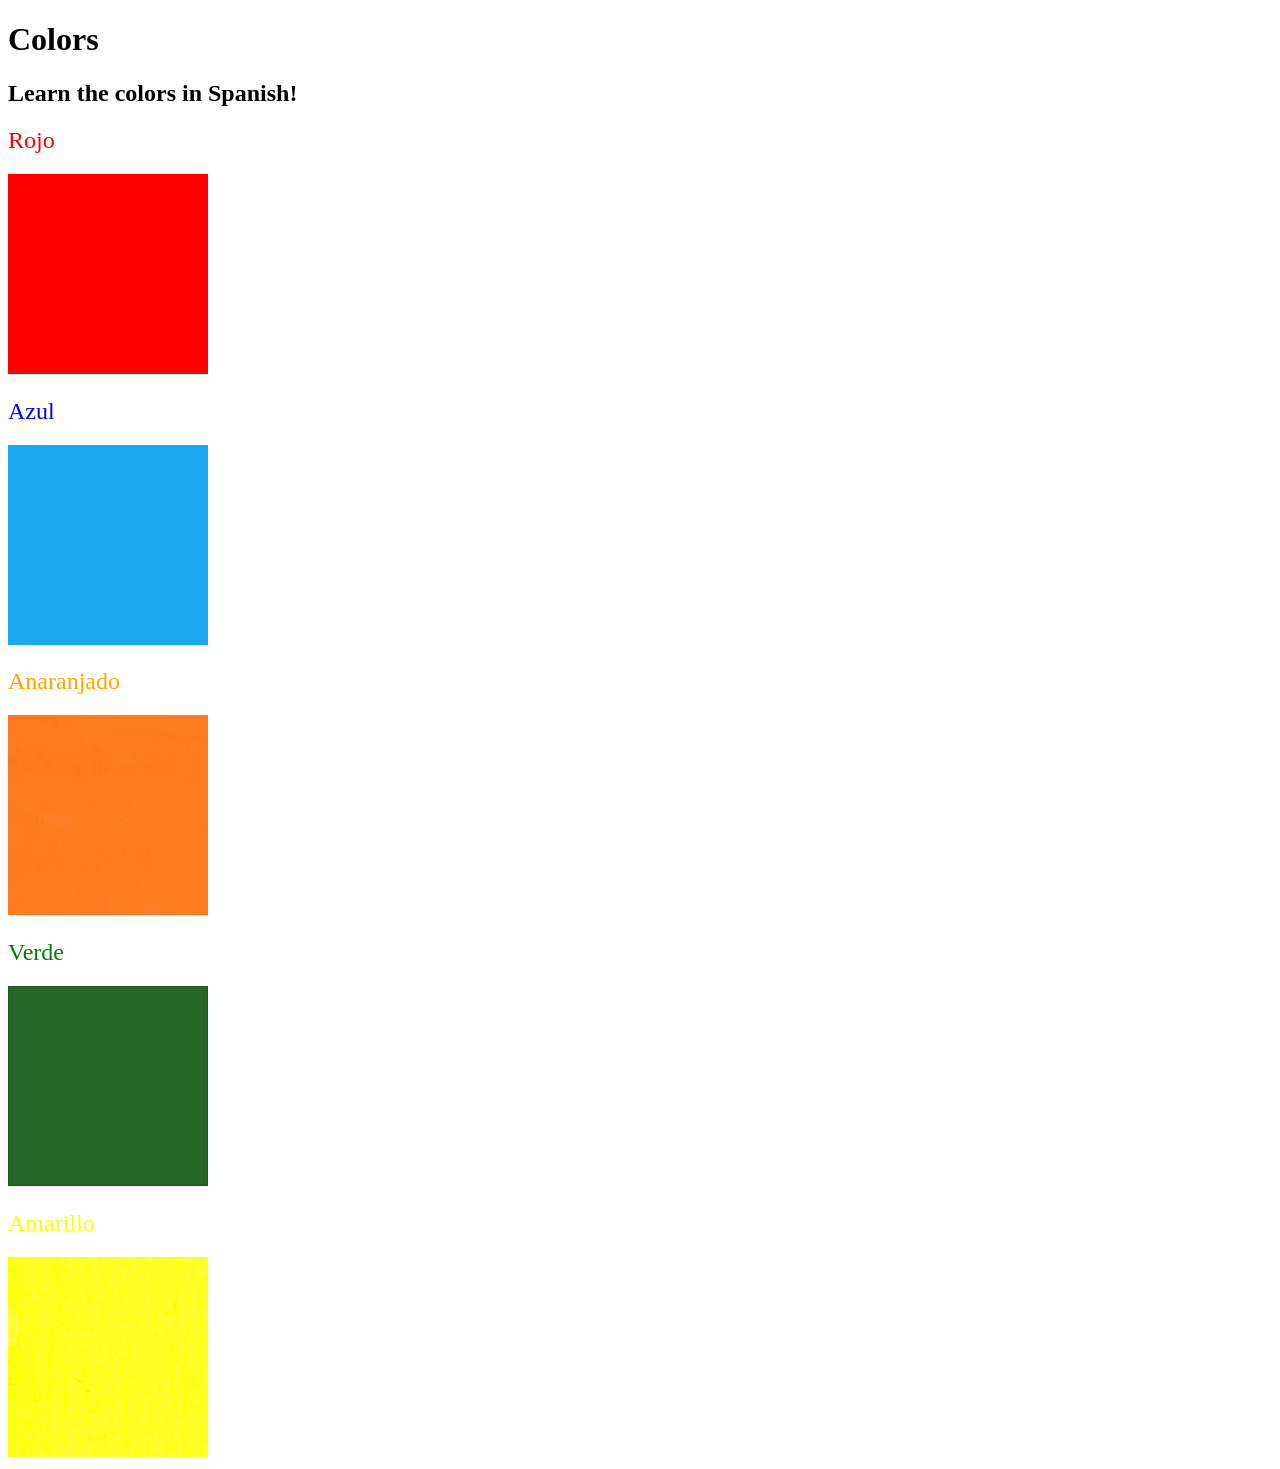
<file: 5.3+Color+Vocab+Project/index.html>
<!DOCTYPE html>
<html lang="en">
  <head>
    <meta charset="UTF-8" />
    <title>Spanish Vocabulary</title>
    <link rel="stylesheet" href="./style.css" />
  </head>

  <body>
    <h1>Colors</h1>
    <h2>Learn the colors in Spanish!</h2>
    <h2 class="color-title" id="red">Rojo</h2>
    <img src="./assets/images/red.png" alt="red" />

    <h2 class="color-title" id="blue">Azul</h2>
    <img src="./assets/images/blue.png" alt="blue" />

    <h2 class="color-title" id="orange">Anaranjado</h2>
    <img src="./assets/images/orange.png" alt="orange" />

    <h2 class="color-title" id="green">Verde</h2>
    <img src="./assets/images/green.png" alt="green" />

    <h2 class="color-title" id="yellow">Amarillo</h2>
    <img src="./assets/images/yellow.png" alt="yellow" />
  </body>
</html>
</file>
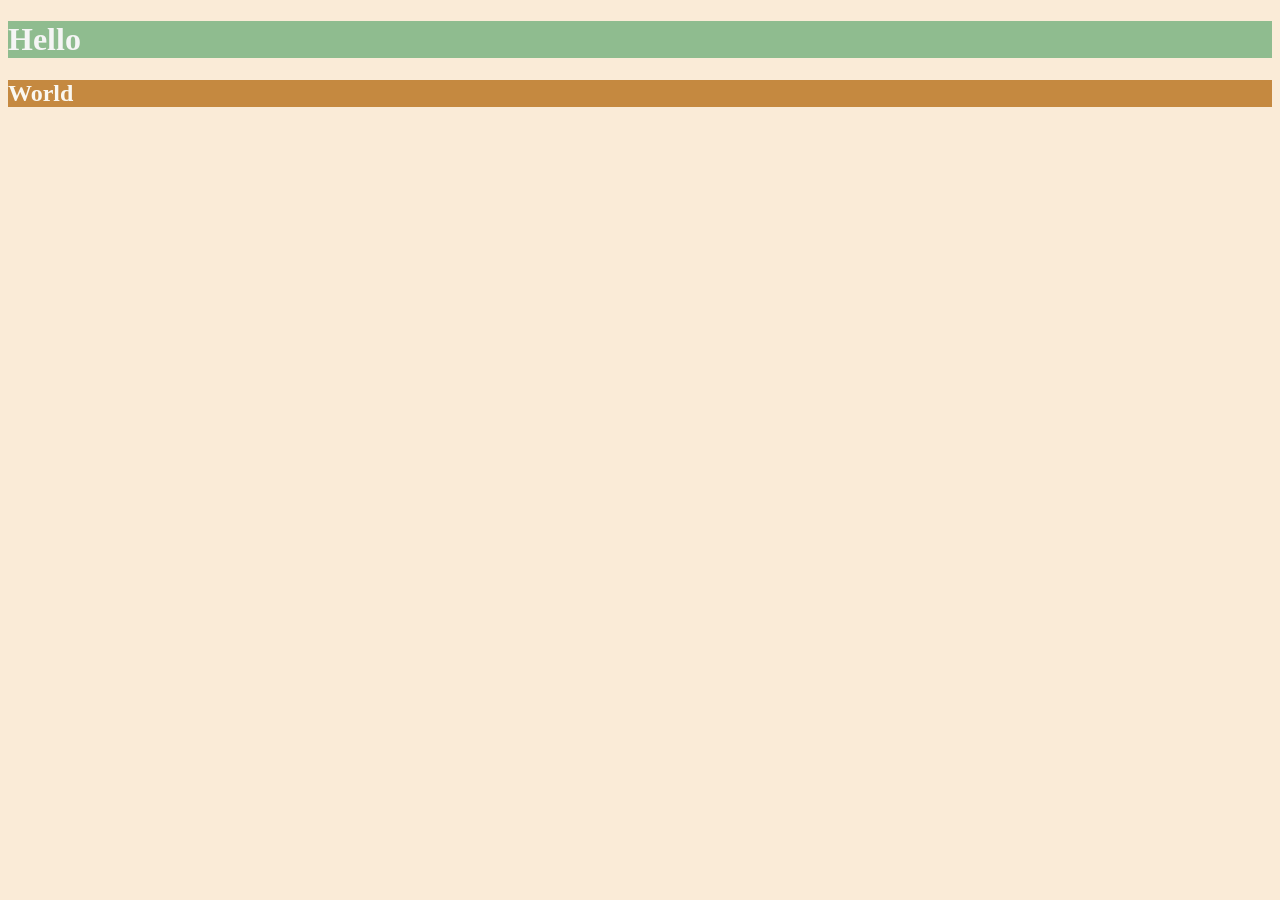
<file: 6.0 CSS Colors/index.html>
<!DOCTYPE html>
<html lang="en">

<head>
  <meta charset="UTF-8">
  <title>Colors</title>
  <style>
  /* Write your CSS code here. */
    /* 1. Make the background of the webpage "antiquewhite"
    2. Make the h1 "whitesmoke"
    3. Make the background of the h1 "darkseagreen"
    4. Make the h2 #FAF8F1
    5. Make the background of the h2 "#C58940" */
    body {
      background-color: antiquewhite;
    }

    h1 {
      color: whitesmoke;
      background-color: darkseagreen;
    }

    h2 {
      color: #FAF8F1;
      background-color: #C58940;
    }

  </style>
</head>

<body>
  <h1>Hello</h1>
  <h2>World</h2>
</body>

</html>
</file>
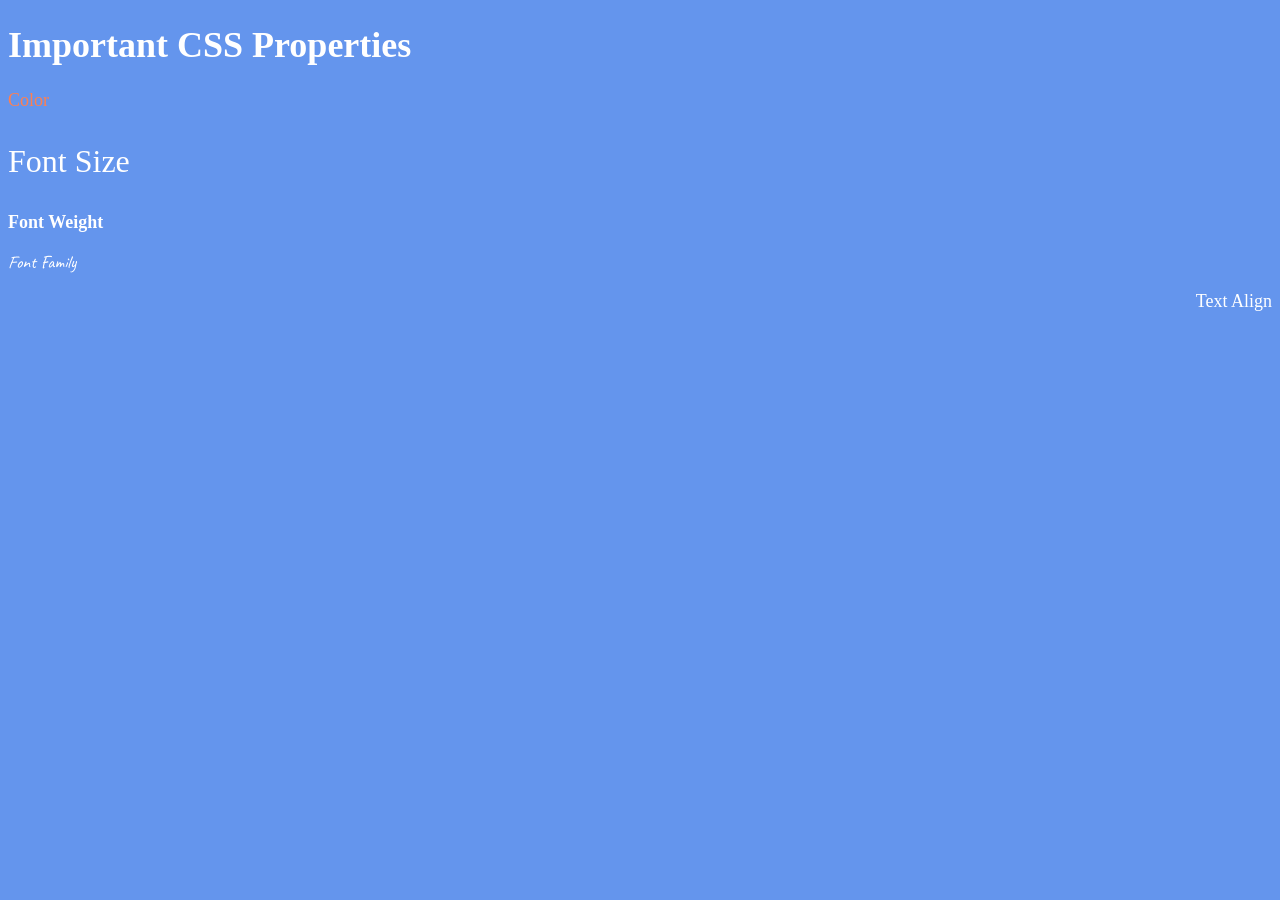
<file: 6.1+Font+Properties/index.html>
<!DOCTYPE html>
<html lang="en">

<head>
  <meta charset="UTF-8">
  <title>CSS Properties</title>
  <style>
    body {
      background-color: cornflowerblue;
      color: white;
      font-size: 18px;
    }

    /* Don't change the CSS above, add Your CSS below */
    #color {
      color: coral;
    }

    #font-size {
      font-size: 2rem;
    }
    
    #font-weight {
      font-weight: 900;
    }

    #font-family {
      font-family: 'Caveat', cursive;
    }

    #text-align {
      text-align: right;
    }
    

  </style>
  <link rel="preconnect" href="https://fonts.googleapis.com">
  <link rel="preconnect" href="https://fonts.gstatic.com" crossorigin>
  <link href="https://fonts.googleapis.com/css2?family=Caveat:wght@400..700&family=Dancing+Script:wght@400..700&display=swap" rel="stylesheet">
</head>

<body>
  <h1>Important CSS Properties</h1>
  <p id="color">Color</p>
  <p id="font-size">Font Size</p>
  <p id="font-weight">Font Weight</p>
  <p id="font-family">Font Family</p>
  <p id="text-align">Text Align</p>

  <!-- TODOs
  1. Change the color of <p>Color</p> to "coral" color.
  2. Change the font size of <p>Font Size</p> to 2X the size of the root font size.
  3. Change the font weight of <p>Font Weight</p> to 900.
  4. Change the font family of <p>Font Family</p> to the Google font Caveat with regular (400) font weight.
  Link: https://fonts.google.com/specimen/Caveat
  5. Change the <p>Text Align</p> to right align.
  6. Change the the root (html element) font size to 30px -->
</body>

</html>
</file>
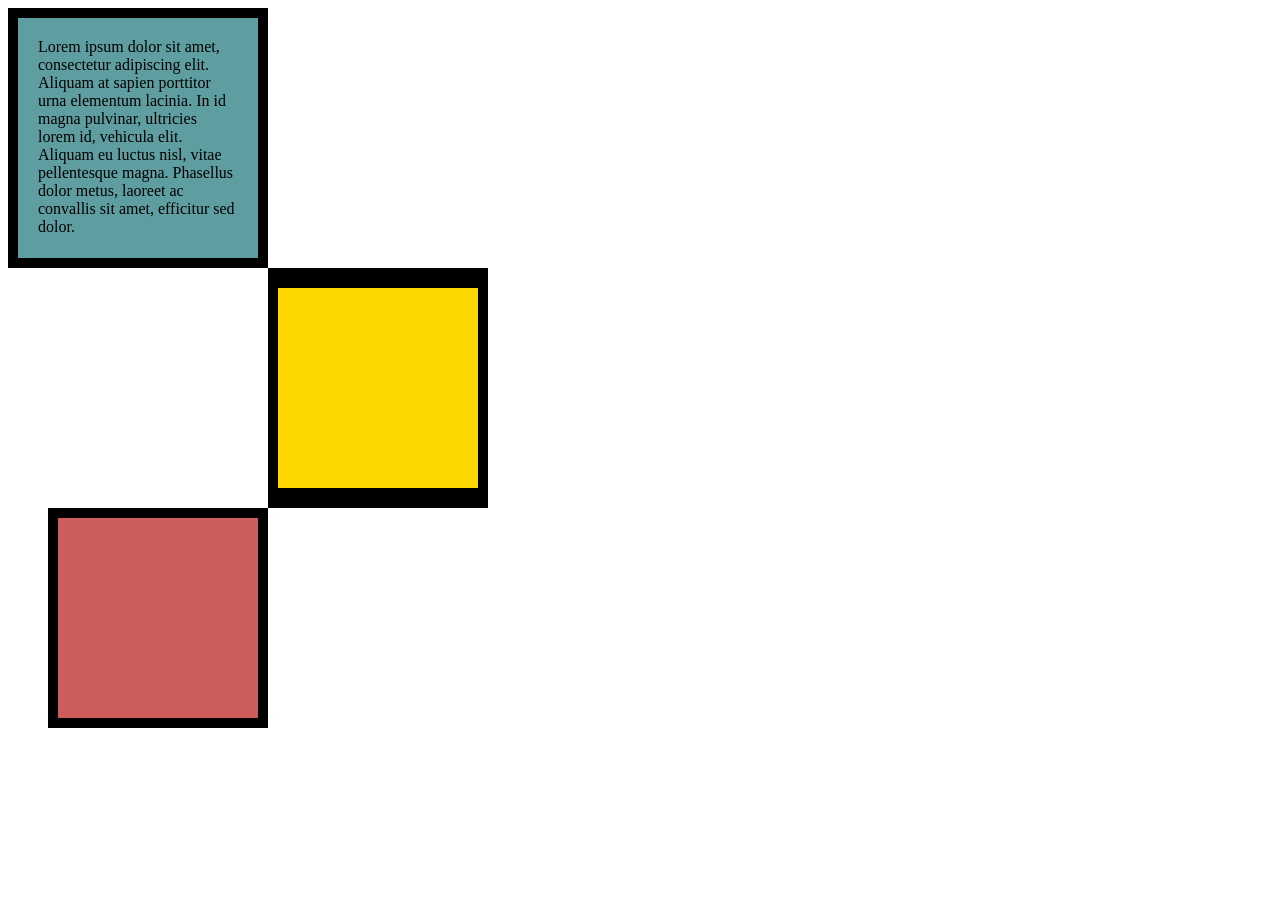
<file: 6.3 CSS Box Model/index.html>
<!DOCTYPE html>
<html lang="en">

<head>
  <meta charset="UTF-8">
  <title>CSS Box Model</title>
  <style>
    div {
      height: 200px;
      width: 200px;
    }

    p {
      margin: 0;
    }

    #first {
      background-color: cadetblue;
      padding: 20px;
      border: 10px solid black;
    }

    #second {
      background-color: gold;
      border: solid black;
      border-width: 20px 10px;
      margin-left: 260px;
    }

    #third {
      background-color: indianred;
      border: 10px solid black;
      margin-left: 40px;
    }

  </style>
</head>

<body>
  <div id="first">
    <p>Lorem ipsum dolor sit amet, consectetur adipiscing elit. Aliquam at sapien porttitor urna elementum lacinia. In
      id magna pulvinar, ultricies lorem id, vehicula elit. Aliquam eu luctus nisl, vitae pellentesque magna. Phasellus
      dolor metus, laoreet ac convallis sit amet, efficitur sed dolor.</p>
  </div>
  <div id="second"></div>
  <div id="third"></div>

</body>

</html>
</file>
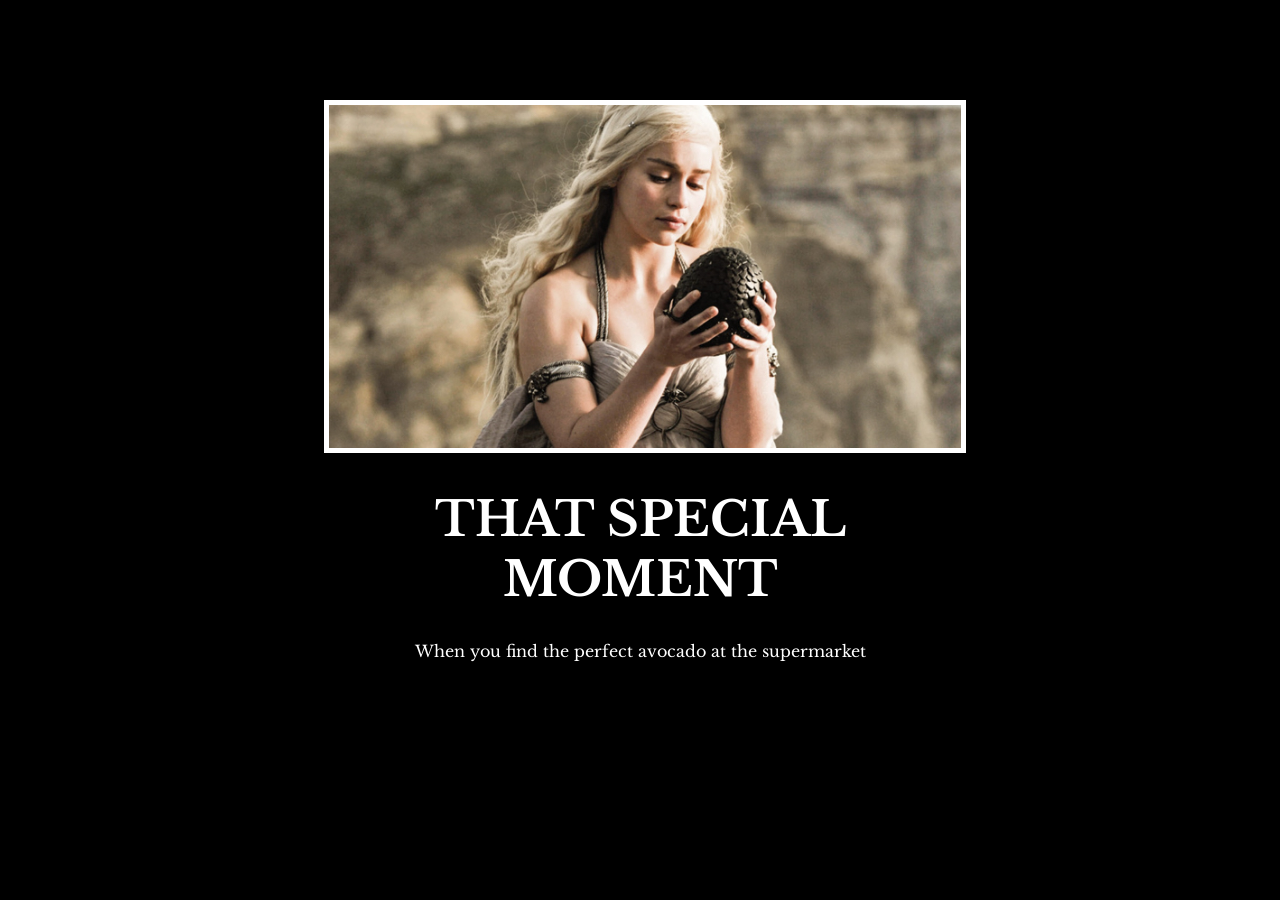
<file: 6.4 Motivation Meme Project/index.html>
<!DOCTYPE html>
<html lang="en">
  <head>
    <meta charset="UTF-8" />
    <title>Motivation Meme</title>
    <link rel="stylesheet" href="./style.css" />
    <link rel="preconnect" href="https://fonts.googleapis.com" />
    <link rel="preconnect" href="https://fonts.gstatic.com" crossorigin />
    <link href="https://fonts.googleapis.com/css2?family=Libre+Baskerville&display=swap" rel="stylesheet" />
    
  </head>
  <body>
    <div class="poster">
      <img class="motivation-img" src="./assets/images/daenerys.jpeg" alt="Daenerys looking at dragon egg" />
      <h1>That special moment</h1>
      <p>When you find the perfect avocado at the supermarket</p>
    </div>

  </body>

</html>
</file>
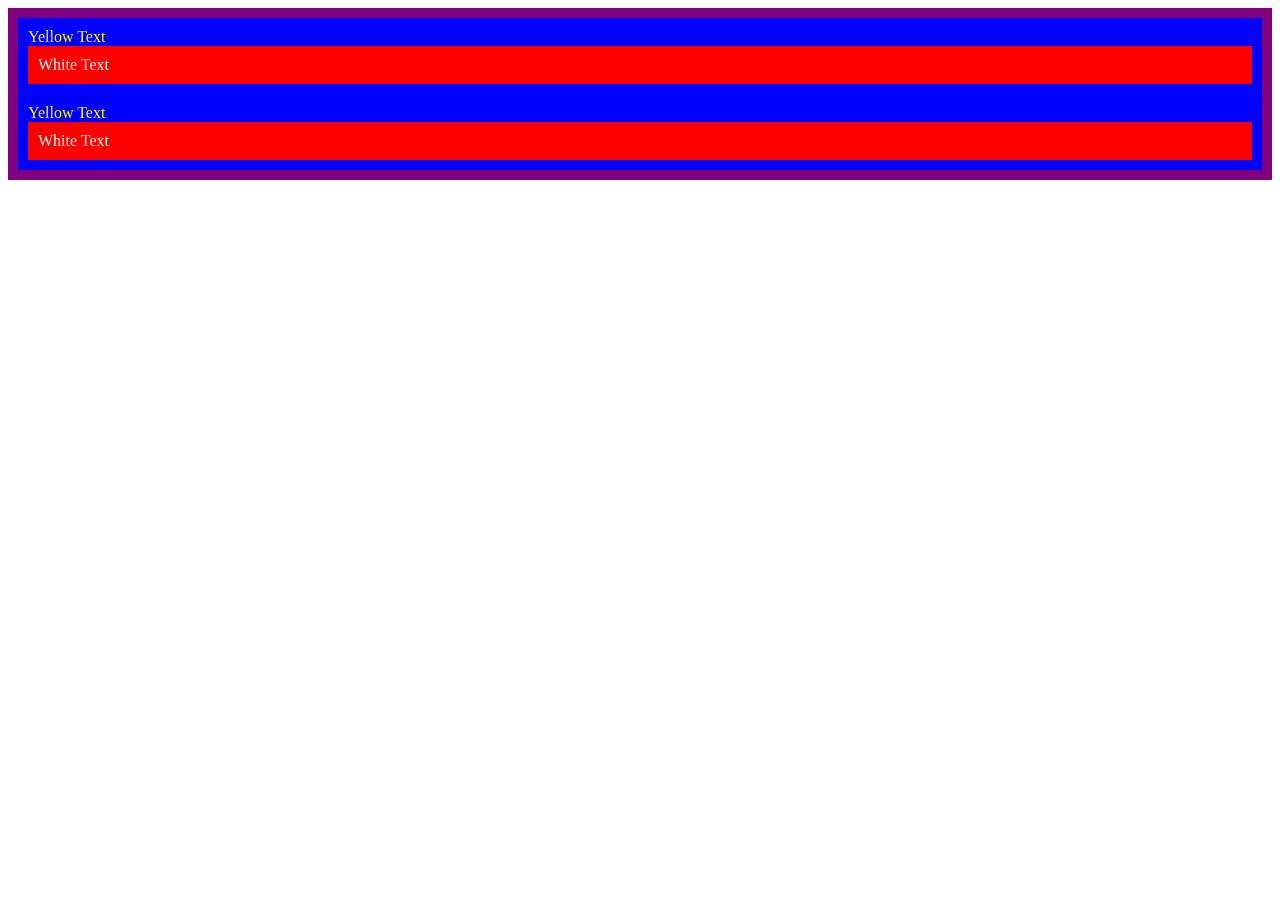
<file: 7.0+CSS+Cascade/index.html>
<!DOCTYPE html>
<html lang="en">

<head>
  <meta charset="UTF-8">
  <title>CSS Cascade</title>
  <link rel="stylesheet" href="./style.css">
</head>

<body>
  <div id="outer-box" class="box">
    <div class="box">
      <p>Yellow Text</p>
      <div class="box inner-box">
        <p class="white-text">White Text</p>
      </div>
    </div>
    <div class="box">
      <p>Yellow Text</p>
      <div class="box inner-box">
        <p class="white-text">White Text</p>
      </div>
    </div>
  </div>
</body>

</html>
</file>
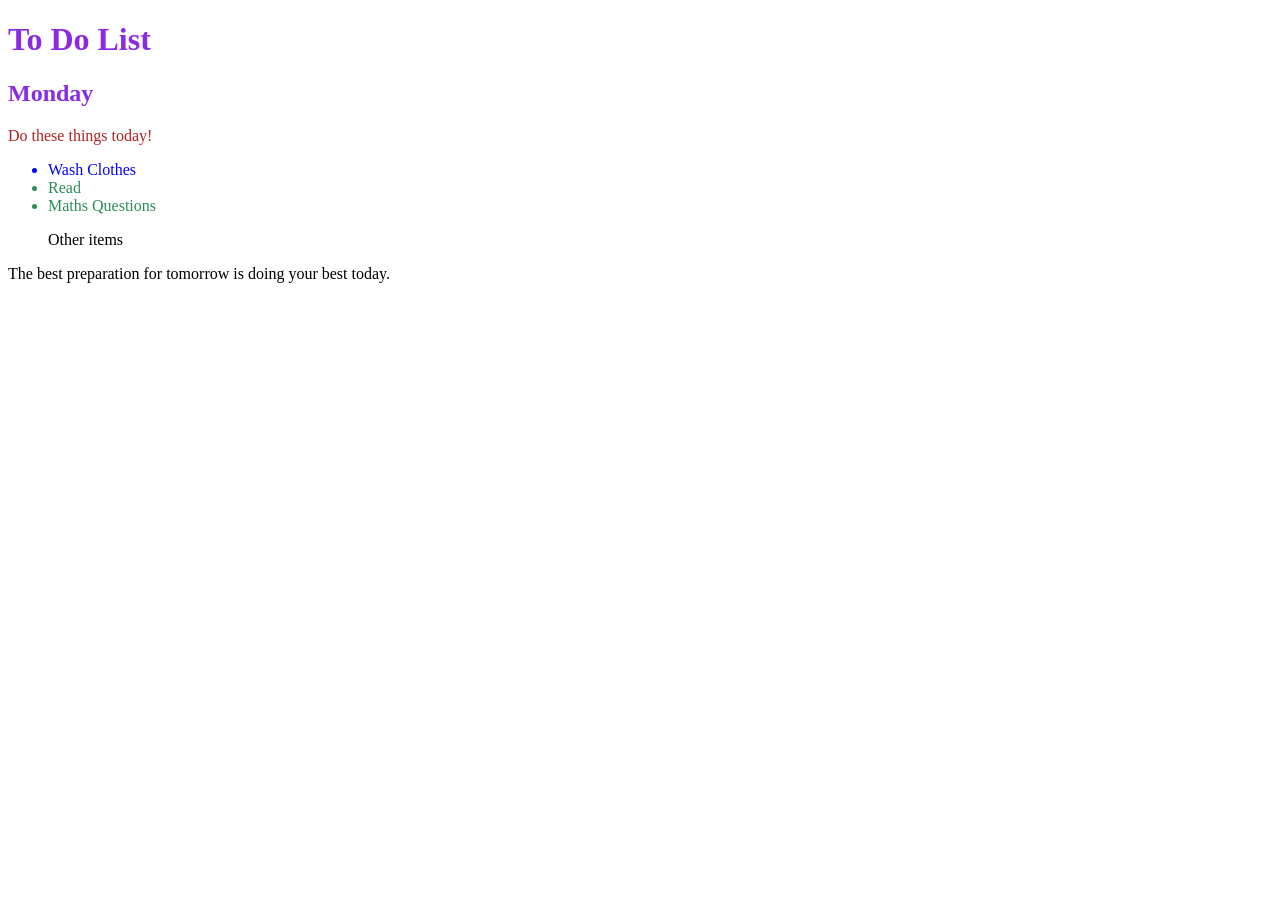
<file: 7.1 Combining Selectors/index.html>
<!DOCTYPE html>
<html lang="en">

<head>
  <meta charset="UTF-8">
  <title>Combining CSS Selectors</title>
  <link rel="stylesheet" href="./style.css">
</head>

<!-- Don't change any of the HTML code! -->

<body>
  <h1>To Do List</h1>
  <h2>Monday</h2>
  <div class="box">
    <p class="done">Do these things today!</p>
    <ul class="list">
      <li>Wash Clothes</li>
      <li class="done">Read</li>
      <li class="done">Maths Questions</li>
    </ul>
  </div>

  <ul>
    <p class="done">Other items</p>
  </ul>
  <p>The best preparation for tomorrow is doing your best today.</p>

</body>

</html>
</file>
<file: 11.3 TinDog Project/css/style.css>
.gradient-background {
  background: linear-gradient(300deg, #00bfff, #ff4c68, #ef8172);
  background-size: 180% 180%;
  animation: gradient-animation 18s ease infinite;
}


@keyframes gradient-animation {
  0% {
    background-position: 0% 50%;
  }
  50% {
    background-position: 100% 50%;
  }
  100% {
    background-position: 0% 50%;
  }
}

.icon-square {
  width: 3rem;
  height: 3rem;
  border-radius: 0.75rem;
}

.profile-img {
  height: 100px;
  border-radius: 50%;
}
</file>
<file: 5.2 CSS Selectors/style.css>
ol {
  margin-left: -40px;
  margin-top: -20px;
  list-style-position: inside;
}

p {
  color: red;
}

.note {
  font-size: 20px
}

#id-selector-demo {
  color: green
}

li[value="4"] {
  color: blue
}

* {
  text-align: center
}
</file>
<file: 5.3+Color+Vocab+Project/style.css>
.color-title {
    font-weight: normal
}

img {
    width: 200px;
    height: 200px
}

#red {
    color: red
}

#blue {
    color: blue
}

#orange {
    color: orange
}

#green {
    color: green
}

#yellow {
    color: yellow
}
</file>
<file: 6.4 Motivation Meme Project/style.css>
body {
    background-color: black;
}

h1 {
    text-transform: uppercase;
    font-size: 3rem;
}

.poster {
    width: 50%;
    margin-left: 25%;
    margin-top: 100px;
    color: white;
    font-family: "Libre Baskerville", serif;
    text-align: center;
}

.motivation-img {
    border: 5px solid white;
    width: 100%;
}
</file>
<file: 7.0+CSS+Cascade/style.css>
/* Don't change the existing CSS. */

.box {
  background-color: blue;
  padding: 10px;
}

p {
  color: yellow;
  margin: 0;
  padding: 0;
}

.white-text {
  color: white;
}

#outer-box {
  background-color: purple;
  padding: 10px;
}

.inner-box {
  background-color: red;
  padding: 10px;
}
</file>
<file: 7.1 Combining Selectors/style.css>
/* Write your code here: */
h1, h2 {
    color: blueviolet;
}

.box > p {
    color: firebrick;
}

.box li {
    color: blue
}

li.done {
    color: seagreen;
}

ul p.done {
    font-size: 2rem:
}
</file>
